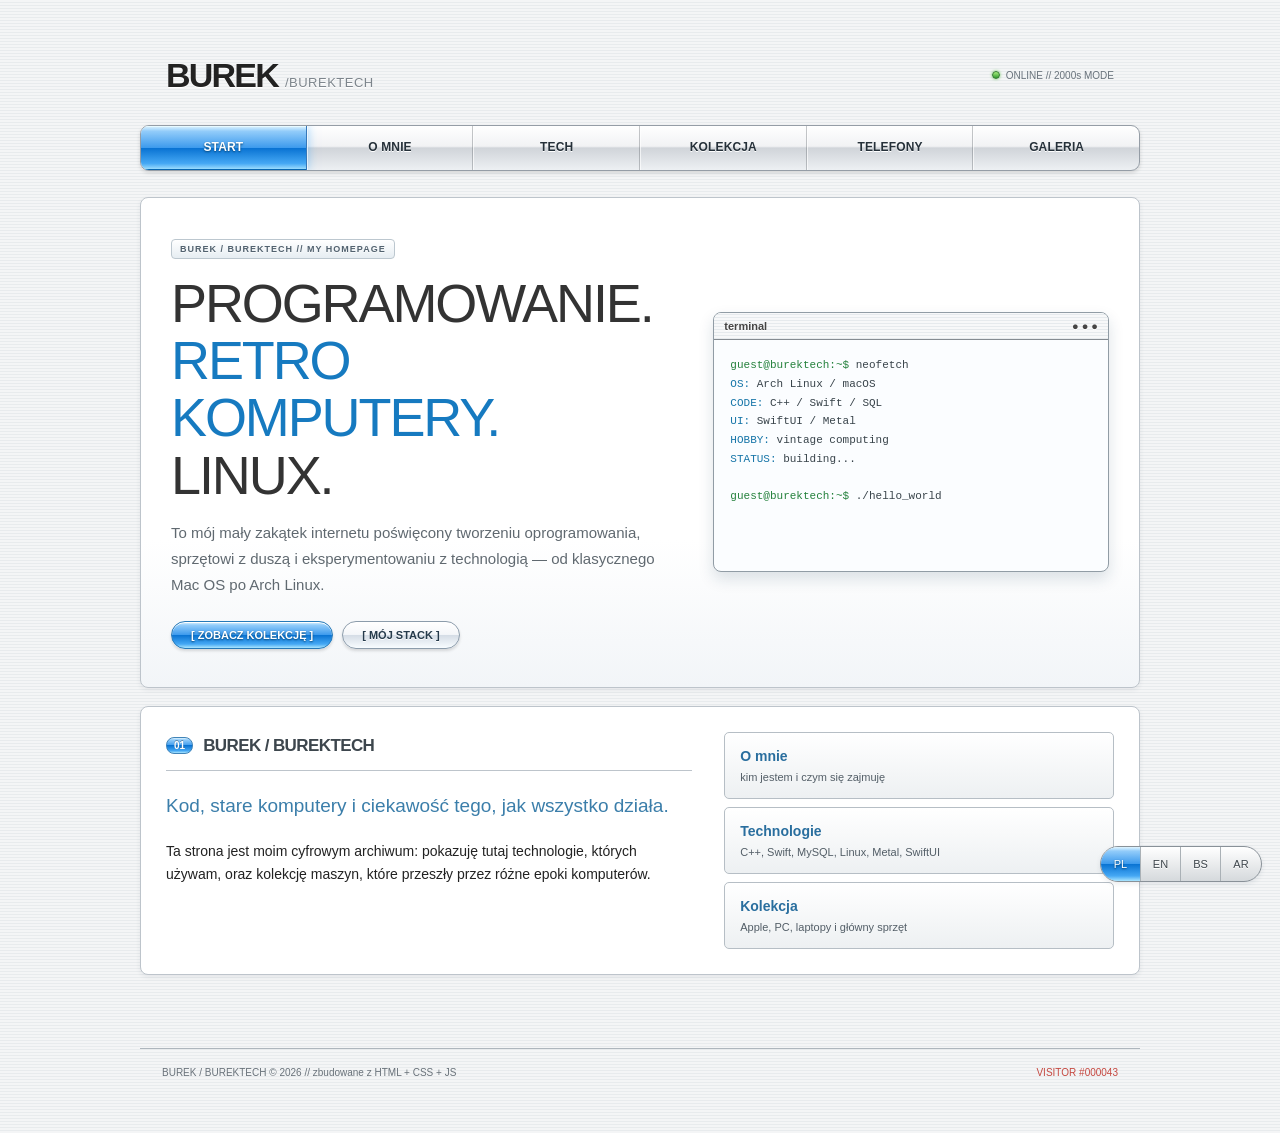
<file: index.html>
<!doctype html>
<html lang="pl">
<head>
<meta charset="utf-8">
<meta name="viewport" content="width=device-width, initial-scale=1">
<meta name="description" content="Burek / Burektech — programowanie, retro computing, Linux i kolekcja komputerów.">
<title>Burek / Burektech — start</title>
<link rel="stylesheet" href="style.css">
</head>
<body>

<header class="topbar">
  <a class="brand" href="index.html"><strong>BUREK</strong><span>/BUREKTECH</span></a>
  <div class="status"><span class="led"></span><span data-i18n="online">ONLINE</span> // 2000s MODE</div>
</header>
<nav class="nav" aria-label="Główna nawigacja">
  <a href="index.html" aria-current="page" data-i18n="nav_home">START</a>
  <a href="about.html" data-i18n="nav_about">O MNIE</a>
  <a href="tech.html" data-i18n="nav_skills">TECH</a>
  <a href="collection.html" data-i18n="nav_collection">KOLEKCJA</a>
  <a href="phones.html" data-i18n="nav_phones">TELEFONY</a>
  <a href="gallery.html" data-i18n="nav_gallery">GALERIA</a>
 
</nav>

<main class="page-wrap">

<section class="hero panel">
  <div class="hero-copy">
    <div class="eyebrow">BUREK / BUREKTECH // MY HOMEPAGE</div>
    <h1><span data-i18n="hero_title_1">PROGRAMOWANIE.</span><br><em data-i18n="hero_title_2">RETRO KOMPUTERY.</em><br><span data-i18n="hero_title_3">LINUX.</span></h1>
    <p data-i18n="hero_text">To mój mały zakątek internetu poświęcony tworzeniu oprogramowania, sprzętowi z duszą i eksperymentowaniu z technologią — od klasycznego Mac OS po Arch Linux.</p>
    <div class="hero-actions">
      <a class="btn primary" href="collection.html" data-i18n="see_collection">[ ZOBACZ KOLEKCJĘ ]</a>
      <a class="btn" href="tech.html" data-i18n="see_stack">[ MÓJ STACK ]</a>
    </div>
  </div>
  <div class="terminal">
    <div class="terminal-head"><span>terminal</span><span>● ● ●</span></div>
    <pre><span class="prompt">guest@burektech:~$</span> neofetch
<span class="cyan">OS:</span> Arch Linux / macOS
<span class="cyan">CODE:</span> C++ / Swift / SQL
<span class="cyan">UI:</span> SwiftUI / Metal
<span class="cyan">HOBBY:</span> vintage computing
<span class="cyan">STATUS:</span> <span class="blink">building...</span>

<span class="prompt">guest@burektech:~$</span> ./hello_world</pre>
  </div>
</section>

<section class="panel welcome-grid">
  <div>
    <div class="section-title"><span>01</span><h2 data-i18n="home_intro_title">BUREK / BUREKTECH</h2></div>
    <p class="lead" data-i18n="home_intro_lead">Kod, stare komputery i ciekawość tego, jak wszystko działa.</p>
    <p data-i18n="home_intro">Ta strona jest moim cyfrowym archiwum: pokazuję tutaj projekty i technologie, których używam, oraz kolekcję maszyn, które przeszły przez różne epoki komputerów.</p>
  </div>
  <aside class="quick-links">
    <a href="about.html"><b data-i18n="quick_about">O mnie</b><span data-i18n="quick_about_desc">kim jestem i czym się zajmuję</span></a>
    <a href="tech.html"><b data-i18n="quick_tech">Technologie</b><span data-i18n="quick_tech_desc">C++, Swift, MySQL, Linux, Metal, SwiftUI</span></a>
    <a href="collection.html"><b data-i18n="quick_collection">Kolekcja</b><span data-i18n="quick_collection_desc">Apple, PC, laptopy i główny sprzęt</span></a>
  </aside>
</section>

</main>

<footer>
  <div>BUREK / BUREKTECH © <span id="year"></span> // <span data-i18n="footer">zbudowane z HTML + CSS + JS</span></div>
  <div class="visitor">VISITOR #<span id="visitorCount">000042</span></div>
</footer>
<div class="lang-switcher" aria-label="Language selector">
  <button data-lang="pl" class="lang active">PL</button>
  <button data-lang="en" class="lang" lang="en" aria-label="English">EN</button>
  <button data-lang="bs" class="lang">BS</button>
  <button data-lang="ar" class="lang">AR</button>
</div>

<script src="script.js"></script>
</body>
</html>
</file>
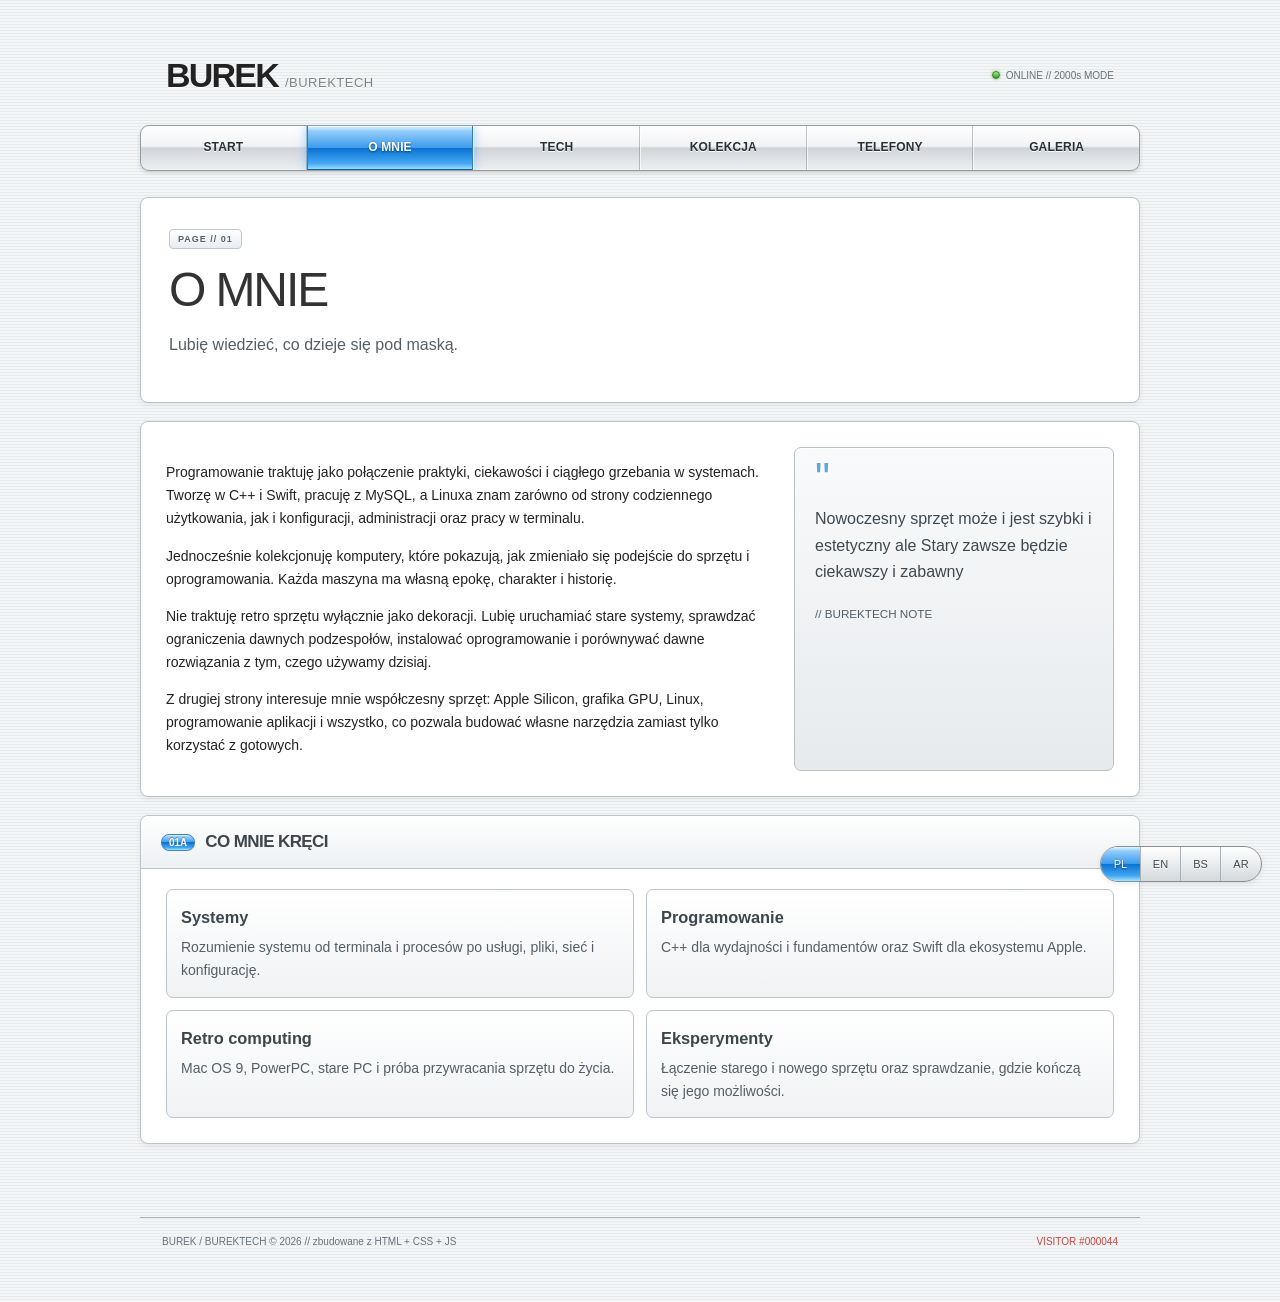
<file: about.html>
<!doctype html>
<html lang="pl">
<head>
<meta charset="utf-8">
<meta name="viewport" content="width=device-width, initial-scale=1">
<meta name="description" content="Burek / Burektech — programowanie, retro computing, Linux i kolekcja komputerów.">
<title>Burek / Burektech — o mnie</title>
<link rel="stylesheet" href="style.css">
</head>
<body>

<header class="topbar">
  <a class="brand" href="index.html"><strong>BUREK</strong><span>/BUREKTECH</span></a>
  <div class="status"><span class="led"></span><span data-i18n="online">ONLINE</span> // 2000s MODE</div>
</header>
<nav class="nav" aria-label="Główna nawigacja">
  <a href="index.html" data-i18n="nav_home">START</a>
  <a href="about.html" aria-current="page" data-i18n="nav_about">O MNIE</a>
  <a href="tech.html" data-i18n="nav_skills">TECH</a>
  <a href="collection.html" data-i18n="nav_collection">KOLEKCJA</a>
  <a href="phones.html" data-i18n="nav_phones">TELEFONY</a>
  <a href="gallery.html" data-i18n="nav_gallery">GALERIA</a>

</nav>

<main class="page-wrap">

<section class="page-heading panel">
  <div class="eyebrow">PAGE // 01</div>
  <h1 data-i18n="about_title">O MNIE</h1>
  <p data-i18n="about_lead">Lubię wiedzieć, co dzieje się pod maską.</p>
</section>
<section class="panel two-col">
  <div>
    <p data-i18n="about_text">Programowanie traktuję jako połączenie praktyki, ciekawości i ciągłego grzebania w systemach. Tworzę w C++ i Swift, pracuję z MySQL, a Linuxa znam zarówno od strony codziennego użytkowania, jak i konfiguracji, administracji oraz pracy w terminalu.</p>
    <p data-i18n="about_text2">Jednocześnie kolekcjonuję komputery, które pokazują, jak zmieniało się podejście do sprzętu i oprogramowania. Każda maszyna ma własną epokę, charakter i historię.</p>
    <p data-i18n="about_text3">Nie traktuję retro sprzętu wyłącznie jako dekoracji. Lubię uruchamiać stare systemy, sprawdzać ograniczenia dawnych podzespołów, instalować oprogramowanie i porównywać dawne rozwiązania z tym, czego używamy dzisiaj.</p>
    <p data-i18n="about_text4">Z drugiej strony interesuje mnie współczesny sprzęt: Apple Silicon, grafika GPU, Linux, programowanie aplikacji i wszystko, co pozwala budować własne narzędzia zamiast tylko korzystać z gotowych.</p>
  </div>
  <aside class="quote">
    <div class="quote-mark">"</div>
    <p data-i18n="quote">Nowoczesny sprzęt może i jest szybki i estetyczny ale Stary zawsze będzie ciekawszy i zabawny</p>
    <small>// BUREKTECH NOTE</small>
  </aside>
</section>
<section class="panel">
  <div class="section-title"><span>01A</span><h2 data-i18n="about_focus_title">CO MNIE KRĘCI</h2></div>
  <div class="feature-grid">
    <article><h3 data-i18n="focus1_title">Systemy</h3><p data-i18n="focus1">Rozumienie systemu od terminala i procesów po usługi, pliki, sieć i konfigurację.</p></article>
    <article><h3 data-i18n="focus2_title">Programowanie</h3><p data-i18n="focus2">C++ dla wydajności i fundamentów oraz Swift dla ekosystemu Apple.</p></article>
    <article><h3 data-i18n="focus3_title">Retro computing</h3><p data-i18n="focus3">Mac OS 9, PowerPC, stare PC i próba przywracania sprzętu do życia.</p></article>
    <article><h3 data-i18n="focus4_title">Eksperymenty</h3><p data-i18n="focus4">Łączenie starego i nowego sprzętu oraz sprawdzanie, gdzie kończą się jego możliwości.</p></article>
  </div>
</section>

</main>

<footer>
  <div>BUREK / BUREKTECH © <span id="year"></span> // <span data-i18n="footer">zbudowane z HTML + CSS + JS</span></div>
  <div class="visitor">VISITOR #<span id="visitorCount">000042</span></div>
</footer>
<div class="lang-switcher" aria-label="Language selector">
  <button data-lang="pl" class="lang active">PL</button>
  <button data-lang="en" class="lang" lang="en" aria-label="English">EN</button>
  <button data-lang="bs" class="lang">BS</button>
  <button data-lang="ar" class="lang">AR</button>
</div>

<script src="script.js"></script>
</body>
</html>
</file>
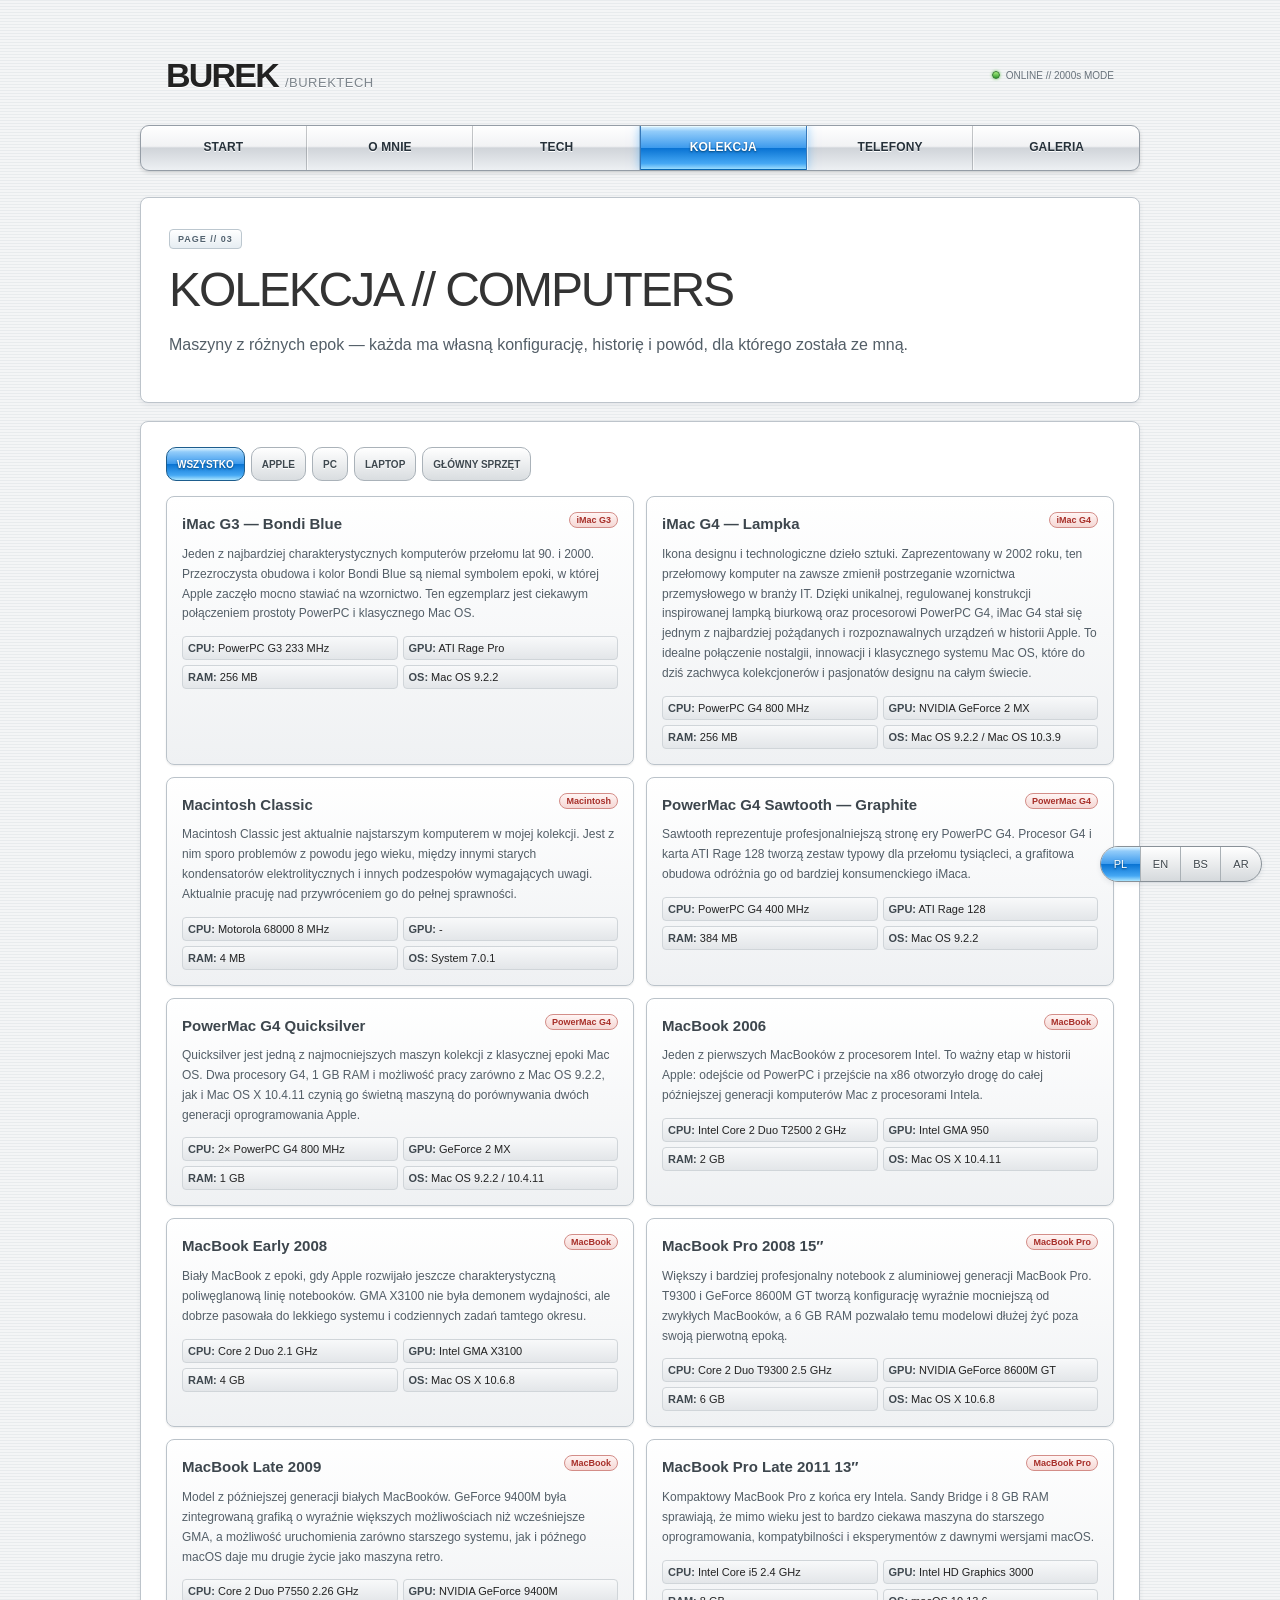
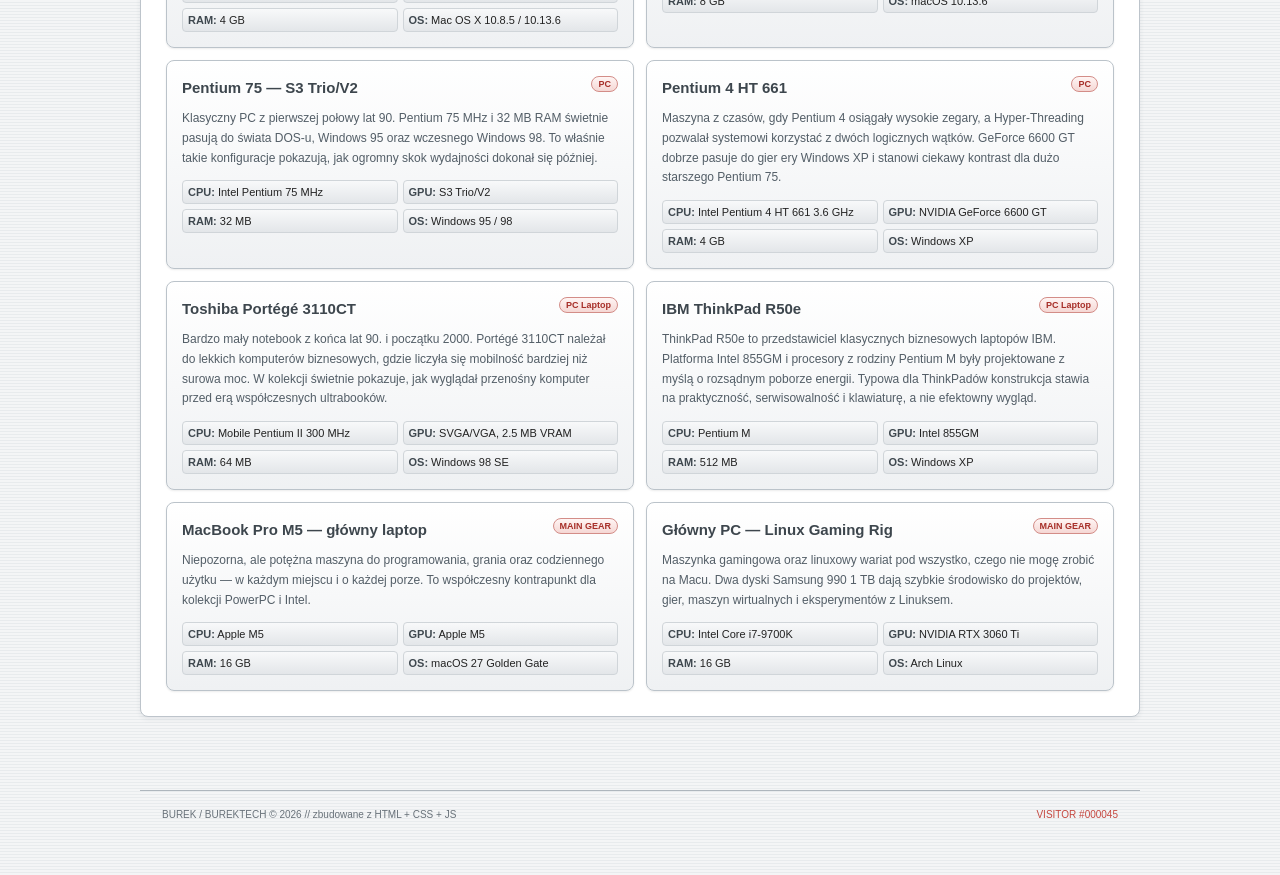
<file: collection.html>
<!doctype html>
<html lang="pl">
<head>
<meta charset="utf-8">
<meta name="viewport" content="width=device-width, initial-scale=1">
<meta name="description" content="Burek / Burektech — programowanie, retro computing, Linux i kolekcja komputerów.">
<title>Burek / Burektech — kolekcja</title>
<link rel="stylesheet" href="style.css">
</head>
<body>

<header class="topbar">
  <a class="brand" href="index.html"><strong>BUREK</strong><span>/BUREKTECH</span></a>
  <div class="status"><span class="led"></span><span data-i18n="online">ONLINE</span> // 2000s MODE</div>
</header>
<nav class="nav" aria-label="Główna nawigacja">
  <a href="index.html" data-i18n="nav_home">START</a>
  <a href="about.html" data-i18n="nav_about">O MNIE</a>
  <a href="tech.html" data-i18n="nav_skills">TECH</a>
  <a href="collection.html" aria-current="page" data-i18n="nav_collection">KOLEKCJA</a>
  <a href="phones.html" data-i18n="nav_phones">TELEFONY</a>
  <a href="gallery.html" data-i18n="nav_gallery">GALERIA</a>
 
</nav>

<main class="page-wrap">

<section class="page-heading panel">
  <div class="eyebrow">PAGE // 03</div>
  <h1 data-i18n="collection_title">KOLEKCJA // COMPUTERS</h1>
  <p data-i18n="collection_intro">Maszyny z różnych epok — każda ma własną konfigurację, historię i powód, dla którego została ze mną.</p>
</section>
<section class="panel">
  <div class="filters">
    <button class="filter active" data-filter="all" data-i18n="all">WSZYSTKO</button>
    <button class="filter" data-filter="apple">APPLE</button>
    <button class="filter" data-filter="pc">PC</button>
    <button class="filter" data-filter="laptop">LAPTOP</button>
    <button class="filter" data-filter="main" data-i18n="main_gear">GŁÓWNY SPRZĘT</button>
  </div>
  <div class="collection-grid" id="collectionGrid"></div>
</section>

</main>

<footer>
  <div>BUREK / BUREKTECH © <span id="year"></span> // <span data-i18n="footer">zbudowane z HTML + CSS + JS</span></div>
  <div class="visitor">VISITOR #<span id="visitorCount">000042</span></div>
</footer>
<div class="lang-switcher" aria-label="Language selector">
  <button data-lang="pl" class="lang active">PL</button>
  <button data-lang="en" class="lang" lang="en" aria-label="English">EN</button>
  <button data-lang="bs" class="lang">BS</button>
  <button data-lang="ar" class="lang">AR</button>
</div>

<script src="script.js"></script>
</body>
</html>
</file>
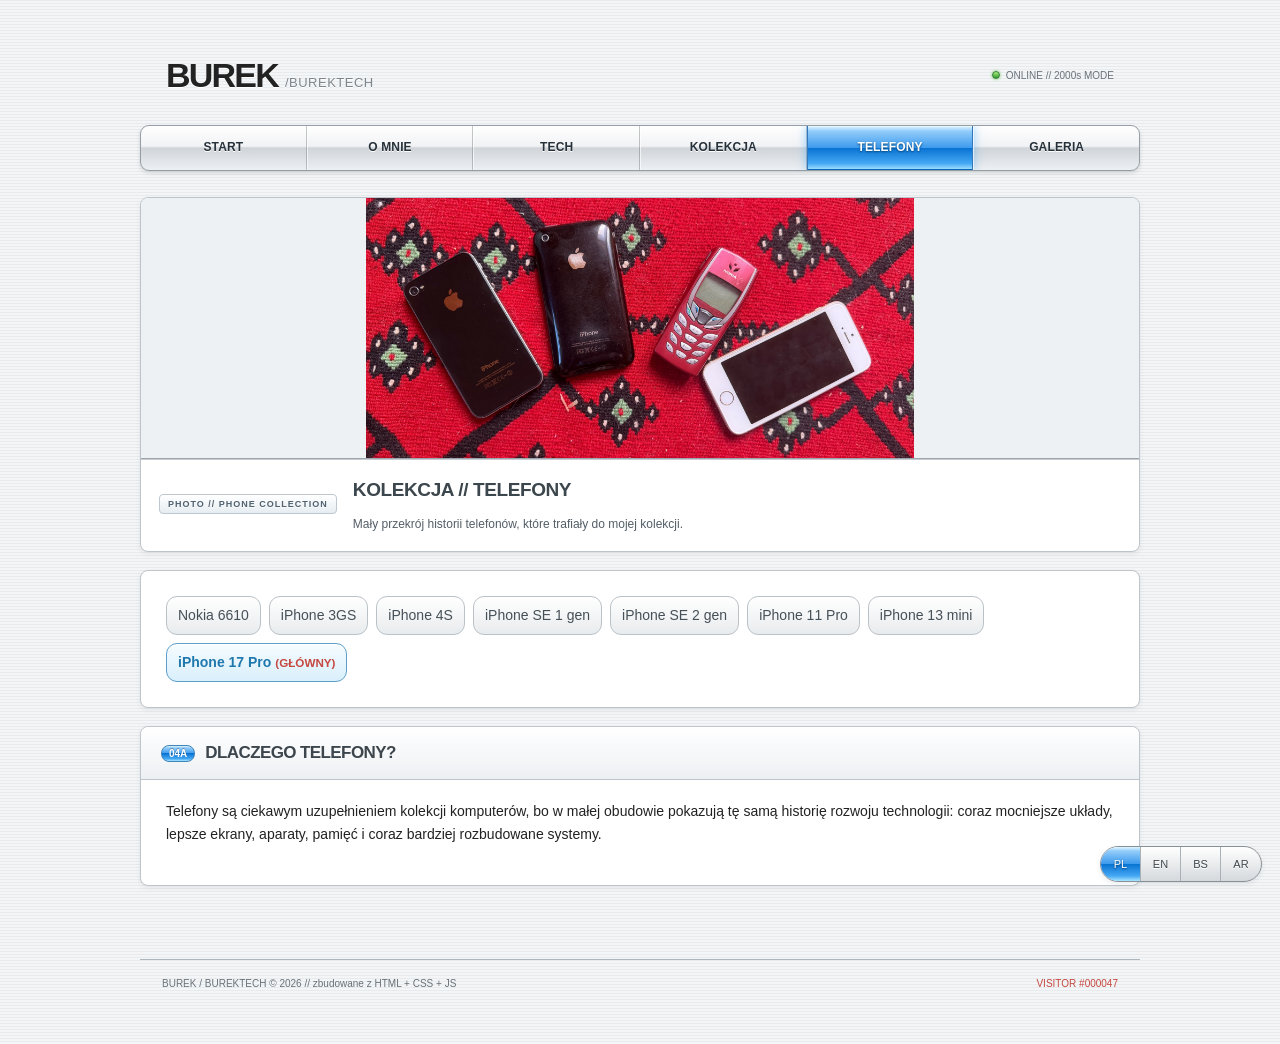
<file: phones.html>
<!doctype html>
<html lang="pl">
<head>
<meta charset="utf-8">
<meta name="viewport" content="width=device-width, initial-scale=1">
<meta name="description" content="Burek / Burektech — programowanie, retro computing, Linux i kolekcja komputerów.">
<title>Burek / Burektech — telefony</title>
<link rel="stylesheet" href="style.css">
</head>
<body>

<header class="topbar">
  <a class="brand" href="index.html"><strong>BUREK</strong><span>/BUREKTECH</span></a>
  <div class="status"><span class="led"></span><span data-i18n="online">ONLINE</span> // 2000s MODE</div>
</header>
<nav class="nav" aria-label="Główna nawigacja">
  <a href="index.html" data-i18n="nav_home">START</a>
  <a href="about.html" data-i18n="nav_about">O MNIE</a>
  <a href="tech.html" data-i18n="nav_skills">TECH</a>
  <a href="collection.html" data-i18n="nav_collection">KOLEKCJA</a>
  <a href="phones.html" aria-current="page" data-i18n="nav_phones">TELEFONY</a>
  <a href="gallery.html" data-i18n="nav_gallery">GALERIA</a>

</nav>

<main class="page-wrap">

<section class="phone-header panel">
  <div class="phone-header-image">
    <img src="assets/phones-header.jpg"
         data-i18n-alt="photo_phones" alt="Kolekcja telefonów: Nokia 6610 oraz iPhone'y kilku generacji"
         style="display:block; width:auto; max-width:min(720px, 100%); max-height:260px; height:auto; margin:0 auto;"
         loading="eager">
  </div>
  <div class="phone-header-caption">
    <span class="eyebrow">PHOTO // PHONE COLLECTION</span>
    <strong data-i18n="phones_title">TELEFONY // KOLEKCJA</strong>
    <span data-i18n="phones_intro">Mały przekrój historii telefonów, które trafiały w moje ręce.</span>
  </div>
</section>


<section class="panel">
  <div class="phone-list">
    <div class="phone-chip">Nokia 6610</div>
    <div class="phone-chip">iPhone 3GS</div>
    <div class="phone-chip">iPhone 4S</div>
    <div class="phone-chip">iPhone SE 1 gen</div>
    <div class="phone-chip">iPhone SE 2 gen</div>
    <div class="phone-chip">iPhone 11 Pro</div>
    <div class="phone-chip">iPhone 13 mini</div>
    <div class="phone-chip main-phone">iPhone 17 Pro <small data-i18n="main_phone">(GŁÓWNY)</small></div>
  </div>
</section>
<section class="panel">
  <div class="section-title"><span>04A</span><h2 data-i18n="phones_story_title">DLACZEGO TELEFONY?</h2></div>
  <p data-i18n="phones_story">Telefony są ciekawym uzupełnieniem kolekcji komputerów, bo w małej obudowie pokazują tę samą historię rozwoju technologii: coraz mocniejsze układy, lepsze ekrany, aparaty, pamięć i coraz bardziej rozbudowane systemy.</p>
</section>

</main>

<footer>
  <div>BUREK / BUREKTECH © <span id="year"></span> // <span data-i18n="footer">zbudowane z HTML + CSS + JS</span></div>
  <div class="visitor">VISITOR #<span id="visitorCount">000042</span></div>
</footer>
<div class="lang-switcher" aria-label="Language selector">
  <button data-lang="pl" class="lang active">PL</button>
  <button data-lang="en" class="lang" lang="en" aria-label="English">EN</button>
  <button data-lang="bs" class="lang">BS</button>
  <button data-lang="ar" class="lang">AR</button>
</div>

<script src="script.js"></script>
</body>
</html>
</file>
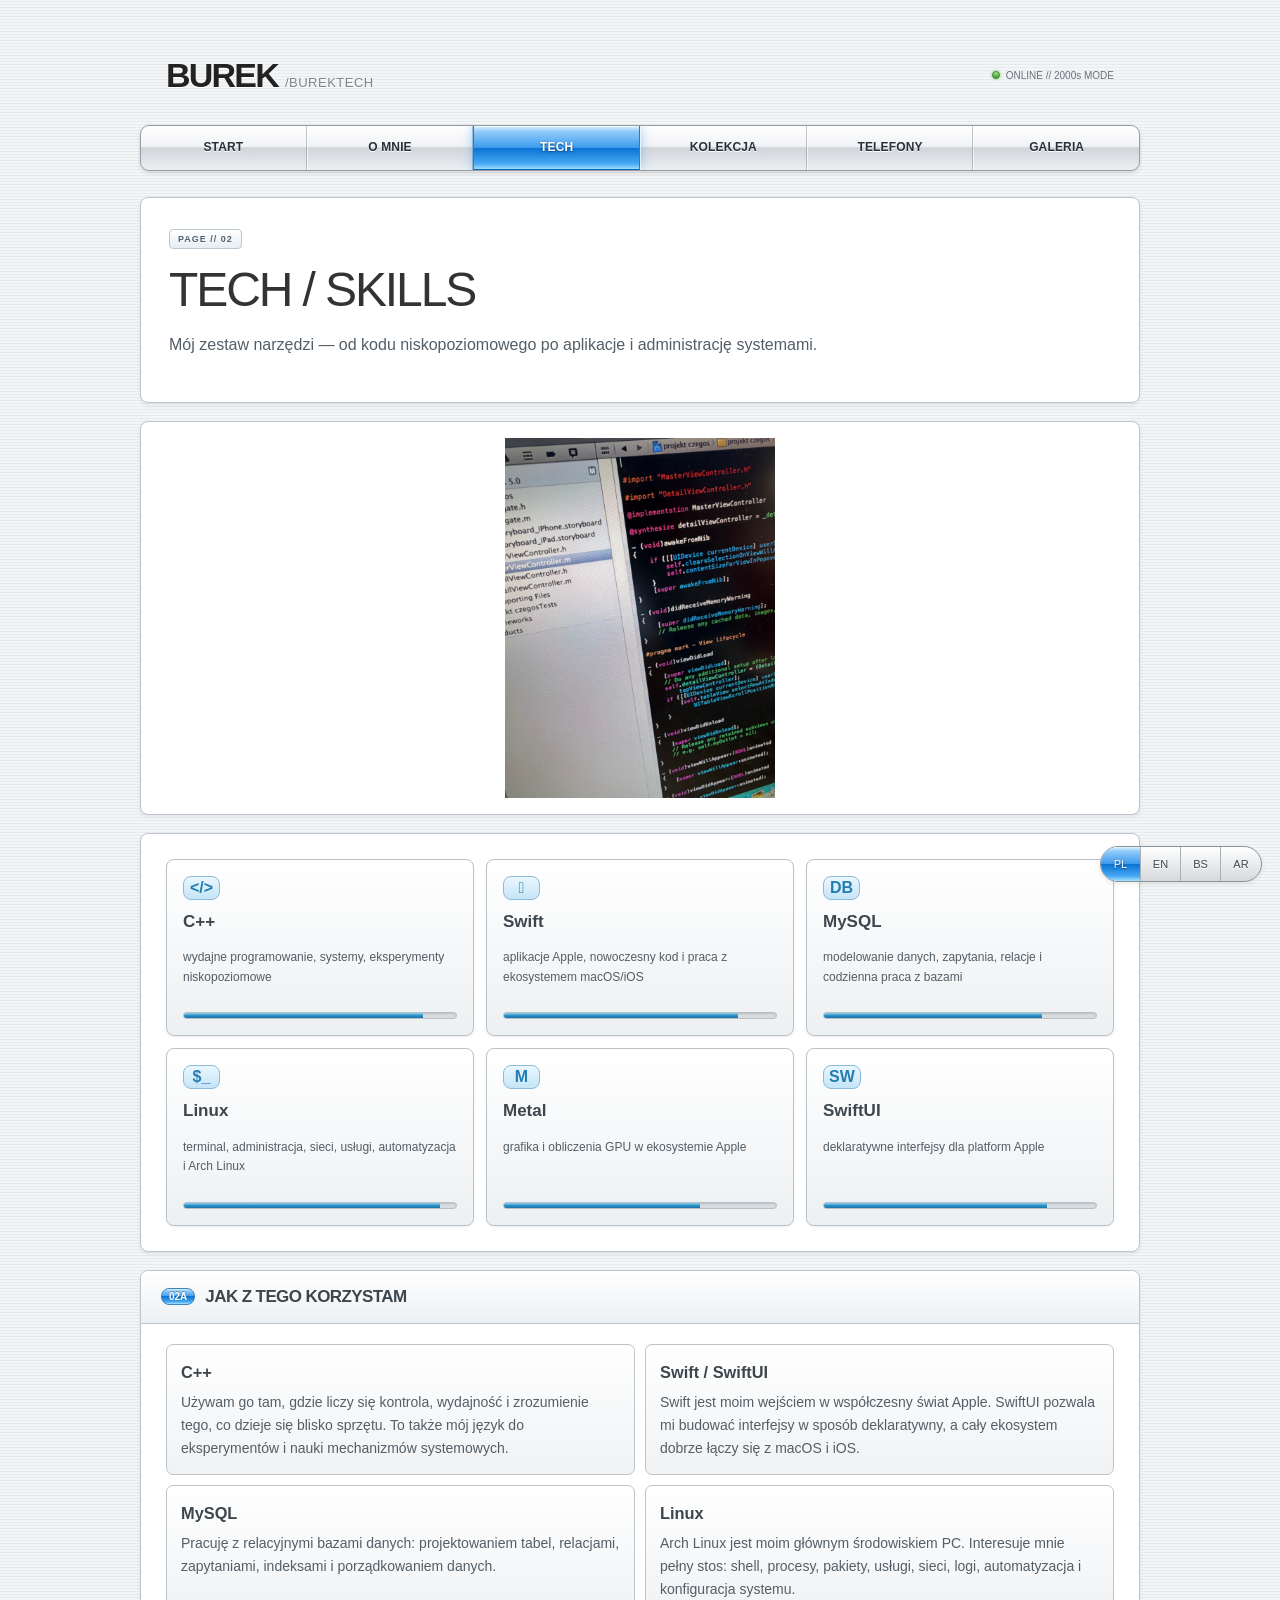
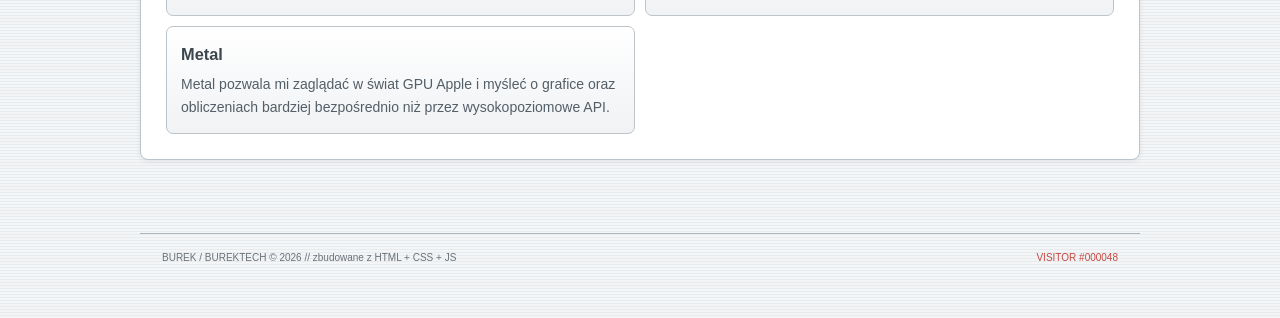
<file: tech.html>
<!doctype html>
<html lang="pl">
<head>
<meta charset="utf-8">
<meta name="viewport" content="width=device-width, initial-scale=1">
<meta name="description" content="Burek / Burektech — programowanie, retro computing, Linux i kolekcja komputerów.">
<title>Burek / Burektech — technologie</title>
<link rel="stylesheet" href="style.css">
</head>
<body>

<header class="topbar">
  <a class="brand" href="index.html"><strong>BUREK</strong><span>/BUREKTECH</span></a>
  <div class="status"><span class="led"></span><span data-i18n="online">ONLINE</span> // 2000s MODE</div>
</header>
<nav class="nav" aria-label="Główna nawigacja">
  <a href="index.html" data-i18n="nav_home">START</a>
  <a href="about.html" data-i18n="nav_about">O MNIE</a>
  <a href="tech.html" aria-current="page" data-i18n="nav_skills">TECH</a>
  <a href="collection.html" data-i18n="nav_collection">KOLEKCJA</a>
  <a href="phones.html" data-i18n="nav_phones">TELEFONY</a>
  <a href="gallery.html" data-i18n="nav_gallery">GALERIA</a>
 
</nav>

<main class="page-wrap">

<section class="page-heading panel">
  <div class="eyebrow">PAGE // 02</div>
  <h1 data-i18n="skills_title">TECH / SKILLS</h1>
  <p data-i18n="tech_intro">Mój zestaw narzędzi — od kodu niskopoziomowego po aplikacje i administrację systemami.</p>
</section>
<section class="panel" style="padding:16px; text-align:center;">
  <img src="assets/skills-code.jpg"
       data-i18n-alt="photo_code" alt="Kod w Xcode — projektowanie aplikacji Apple"
       style="display:block; width:auto; max-width:min(720px, 100%); max-height:360px; height:auto; margin:0 auto; object-fit:contain;">
</section>
<section class="panel">
  <div class="skill-grid">
    <article class="skill-card"><div class="skill-icon">&lt;/&gt;</div><h3>C++</h3><p data-i18n="cpp">wydajne programowanie, systemy, eksperymenty niskopoziomowe</p><div class="meter"><i style="width:88%"></i></div></article>
    <article class="skill-card"><div class="skill-icon"></div><h3>Swift</h3><p data-i18n="swift">aplikacje Apple, nowoczesny kod i praca z ekosystemem macOS/iOS</p><div class="meter"><i style="width:86%"></i></div></article>
    <article class="skill-card"><div class="skill-icon">DB</div><h3>MySQL</h3><p data-i18n="mysql">modelowanie danych, zapytania, relacje i codzienna praca z bazami</p><div class="meter"><i style="width:80%"></i></div></article>
    <article class="skill-card"><div class="skill-icon">$_</div><h3>Linux</h3><p data-i18n="linux">terminal, administracja, sieci, usługi, automatyzacja i Arch Linux</p><div class="meter"><i style="width:94%"></i></div></article>
    <article class="skill-card"><div class="skill-icon">M</div><h3>Metal</h3><p data-i18n="metal">grafika i obliczenia GPU w ekosystemie Apple</p><div class="meter"><i style="width:72%"></i></div></article>
    <article class="skill-card"><div class="skill-icon">SW</div><h3>SwiftUI</h3><p data-i18n="swiftui">deklaratywne interfejsy dla platform Apple</p><div class="meter"><i style="width:82%"></i></div></article>
  </div>
</section>
<section class="panel tech-details">
  <div class="section-title"><span>02A</span><h2 data-i18n="tech_detail_title">JAK Z TEGO KORZYSTAM</h2></div>
  <div class="detail-list">
    <article><h3>C++</h3><p data-i18n="tech_cpp_detail">Używam go tam, gdzie liczy się kontrola, wydajność i zrozumienie tego, co dzieje się blisko sprzętu. To także mój język do eksperymentów i nauki mechanizmów systemowych.</p></article>
    <article><h3>Swift / SwiftUI</h3><p data-i18n="tech_swift_detail">Swift jest moim wejściem w współczesny świat Apple. SwiftUI pozwala mi budować interfejsy w sposób deklaratywny, a cały ekosystem dobrze łączy się z macOS i iOS.</p></article>
    <article><h3>MySQL</h3><p data-i18n="tech_mysql_detail">Pracuję z relacyjnymi bazami danych: projektowaniem tabel, relacjami, zapytaniami, indeksami i porządkowaniem danych.</p></article>
    <article><h3>Linux</h3><p data-i18n="tech_linux_detail">Arch Linux jest moim głównym środowiskiem PC. Interesuje mnie pełny stos: shell, procesy, pakiety, usługi, sieci, logi, automatyzacja i konfiguracja systemu.</p></article>
    <article><h3>Metal</h3><p data-i18n="tech_metal_detail">Metal pozwala mi zaglądać w świat GPU Apple i myśleć o grafice oraz obliczeniach bardziej bezpośrednio niż przez wysokopoziomowe API.</p></article>
  </div>
</section>

</main>

<footer>
  <div>BUREK / BUREKTECH © <span id="year"></span> // <span data-i18n="footer">zbudowane z HTML + CSS + JS</span></div>
  <div class="visitor">VISITOR #<span id="visitorCount">000042</span></div>
</footer>
<div class="lang-switcher" aria-label="Language selector">
  <button data-lang="pl" class="lang active">PL</button>
  <button data-lang="en" class="lang" lang="en" aria-label="English">EN</button>
  <button data-lang="bs" class="lang">BS</button>
  <button data-lang="ar" class="lang">AR</button>
</div>

<script src="script.js"></script>
</body>
</html>
</file>
<file: style.css>
/* Apple-inspired Aqua interface, circa 2001 — CSS only */
:root{
  --page:#d8dde2; --paper:#ffffff; --paper2:#f3f5f7; --ink:#222; --muted:#69727a;
  --line:#b7bec5; --navy:#1e5f9d; --teal:#1d86c8; --teal2:#dceefa; --red:#cf3e35;
  --yellow:#ffd75c; --white:#fff; --shadow:0 2px 7px rgba(0,0,0,.24);
}
*{box-sizing:border-box}
html{scroll-behavior:smooth}
body{
  margin:0;color:var(--ink);
  background:
    linear-gradient(90deg,rgba(255,255,255,.22),rgba(0,0,0,.03) 50%,rgba(255,255,255,.18)),
    repeating-linear-gradient(0deg,#d9dee3 0,#d9dee3 1px,#e8ebee 1px,#e8ebee 3px);
  font:15px/1.65 "Lucida Grande","Lucida Sans Unicode",Arial,sans-serif;
}
.topbar{
  max-width:1180px;margin:0 auto;padding:18px 22px 14px;display:flex;align-items:center;
  justify-content:space-between;gap:20px;border:1px solid #aeb4ba;border-top:0;
  border-radius:0 0 10px 10px;background:linear-gradient(#fff,#e5e8eb 52%,#c7ccd1);
  box-shadow:var(--shadow);
}
.brand{font-family:Arial,"Helvetica Neue",sans-serif;font-size:31px;letter-spacing:-1.5px;color:#222;text-decoration:none;text-shadow:0 1px #fff}
.brand strong{font-weight:700}.brand span{color:#7d858c;font-size:14px;letter-spacing:0;margin-left:7px;font-weight:normal}
.status{color:#69737c;font:10px "Lucida Grande",Arial,sans-serif;text-transform:none}.led{width:8px;height:8px;border-radius:50%;background:linear-gradient(#a9f080,#329a2e);border:1px solid #317b2e;margin-right:6px;box-shadow:0 0 3px #6cc35e}
.nav{
  position:sticky;top:0;z-index:15;display:flex;justify-content:center;flex-wrap:wrap;gap:0;
  max-width:1180px;margin:0 auto;padding:0;overflow:hidden;border:1px solid #777f87;
  border-radius:7px;background:linear-gradient(#f9fafb 0,#d6d9dd 46%,#adb3b9 50%,#e5e7e9 100%);
  box-shadow:0 1px 4px rgba(0,0,0,.28),inset 0 1px rgba(255,255,255,.8);
}
.nav a{
  color:#26313a;text-decoration:none;padding:8px 13px;border-right:1px solid rgba(90,96,102,.35);
  border-left:1px solid rgba(255,255,255,.65);font-size:12px;font-weight:bold;text-shadow:0 1px #fff;
}
.nav a:first-child{border-left:0}.nav a:last-child{border-right:0}
.nav a:hover{background:linear-gradient(#8fc4ee,#287bb8 50%,#19669f);color:#fff;text-shadow:0 -1px rgba(0,0,0,.35)}
.page-wrap{max-width:1180px;margin:auto;padding:20px 15px 55px}
.panel{
  margin:18px 0;padding:25px;background:linear-gradient(135deg,#fff,#f8f9fa 72%,#e9edf0);
  border:1px solid #aeb6be;border-radius:9px;box-shadow:var(--shadow);position:relative;
}
.panel:after{display:none}
.hero{display:grid;grid-template-columns:1.3fr .7fr;gap:28px;align-items:center}
.eyebrow{
  display:inline-block;padding:3px 8px;border-radius:9px;
  background:linear-gradient(#fff6b6,#ffd957 48%,#e7aa20 52%,#ffe88b);
  color:#584300;border:1px solid #c79625;box-shadow:inset 0 1px rgba(255,255,255,.9);
  font:bold 10px "Lucida Grande",Arial,sans-serif;text-shadow:0 1px rgba(255,255,255,.6)
}
h1{font-family:Arial,"Helvetica Neue",sans-serif;color:#333;font-size:clamp(39px,6.5vw,72px);line-height:1;margin:16px 0;letter-spacing:-3px;text-shadow:0 1px #fff}
h1 em{font-style:normal;color:#2584c4}.hero p{max-width:680px;color:#606970;font-size:16px}
.hero-actions{display:flex;gap:9px;flex-wrap:wrap;margin-top:22px}
.btn{
  display:inline-block;text-decoration:none;color:#fff;
  background:linear-gradient(#75b8e8 0,#3c92d0 48%,#1e6ea9 52%,#5aa5dc);
  border:1px solid #175c91;border-radius:12px;padding:8px 12px;
  font:11px "Lucida Grande",Arial,sans-serif;font-weight:bold;text-shadow:0 -1px rgba(0,0,0,.35);
  box-shadow:inset 0 1px rgba(255,255,255,.55),0 1px 2px rgba(0,0,0,.22)
}
.btn:hover{background:linear-gradient(#9cd0f2,#4d9ed7 48%,#2874ad 52%,#67afe2)}
.btn.primary{background:linear-gradient(#f08076,#db5148 48%,#b62d29 52%,#dc655d);border-color:#92221f}
.terminal{
  overflow:hidden;border:1px solid #737b82;border-radius:8px;
  background:linear-gradient(#f6f7f8,#e5e8ea 7%,#fff 8%);color:#28343b;
  box-shadow:0 2px 7px rgba(0,0,0,.25);min-height:280px
}
.terminal-head{
  display:flex;justify-content:space-between;padding:6px 10px;background:linear-gradient(#fafafa,#c7cbd0 47%,#a5abb1 50%,#dfe2e5);
  color:#444;border-bottom:1px solid #858b91;font:10px "Lucida Grande",Arial,sans-serif;font-weight:bold;text-shadow:0 1px #fff
}
.terminal pre{white-space:pre-wrap;padding:16px;margin:0;color:#38434a;font:12px/1.7 Monaco,"Courier New",monospace}
.prompt{color:#24813c}.cyan{color:#1675a8}.blink{animation:blink 1s steps(2,end) infinite}@keyframes blink{50%{opacity:0}}
.section-title{display:flex;align-items:center;gap:10px;margin-bottom:20px;border-bottom:1px solid #c5cbd0;padding-bottom:7px}
.section-title span{
  color:#fff;background:linear-gradient(#8cc4ed,#347fb7 50%,#236596);border:1px solid #1d5a89;border-radius:8px;
  padding:2px 7px;font:bold 10px "Lucida Grande",Arial,sans-serif;text-shadow:0 -1px rgba(0,0,0,.3)
}
.section-title h2{margin:0;color:#3d464d;font-family:Arial,sans-serif;font-size:21px;letter-spacing:-.6px}
.two-col{display:grid;grid-template-columns:1.5fr .8fr;gap:28px}.lead{font-size:19px;color:#3b7eaa;font-weight:normal}
.quote{
  border:1px solid #b8c0c7;border-left:1px solid #b8c0c7;border-radius:7px;padding:17px 20px;
  background:linear-gradient(#f9fafb,#e7eaed);box-shadow:inset 0 1px #fff
}
.quote-mark{font-size:42px;color:#65a6d2;line-height:.6}.quote p{font-size:16px;color:#3f484f}.quote small{color:var(--muted)}
.page-heading{padding-bottom:15px}.page-heading h1{margin-bottom:8px}.page-heading p{max-width:800px;color:var(--muted);font-size:16px}
.quick-links{display:grid;gap:8px}
.quick-links a{
  display:block;padding:10px 13px;border:1px solid #b6bec5;border-radius:6px;
  background:linear-gradient(#fff,#edf0f2);text-decoration:none;color:#296e9e;box-shadow:inset 0 1px #fff
}
.quick-links a:hover{border-color:#5b9cc9;background:linear-gradient(#f7fcff,#dceef9)}
.quick-links b,.quick-links span{display:block}.quick-links span{font-size:11px;color:var(--muted)}
.feature-grid{display:grid;grid-template-columns:repeat(2,1fr);gap:12px}
.feature-grid article,.detail-list article{
  border:1px solid #bdc4ca;border-radius:7px;padding:14px;background:linear-gradient(#fff,#f0f2f4);
  box-shadow:inset 0 1px #fff
}
.feature-grid h3,.detail-list h3{color:#3c464d;margin:0 0 5px}.feature-grid p,.detail-list p{color:var(--muted);margin:0}
.skill-grid{display:grid;grid-template-columns:repeat(3,1fr);gap:12px}
.skill-card{
  border:1px solid #bac2c9;border-radius:8px;padding:16px;background:linear-gradient(#fff,#edf0f2);
  box-shadow:inset 0 1px #fff,0 1px 2px rgba(0,0,0,.08)
}
.skill-card:hover{border-color:#68a6d0;transform:translateY(-1px)}
.skill-icon{
  display:inline-block;min-width:37px;text-align:center;padding:2px 5px;border-radius:8px;
  background:linear-gradient(#eaf7ff,#c5e5f7);border:1px solid #8bbbd8;color:#257caf;
  font:bold 16px "Lucida Grande",Arial,sans-serif
}
.skill-card h3{margin:8px 0 3px;color:#3d464d;font-size:17px}.skill-card p{color:var(--muted);min-height:52px;font-size:12px}
.meter{height:7px;border-radius:5px;background:#d8dde1;margin-top:12px;border:1px solid #b7bec4;overflow:hidden;box-shadow:inset 0 1px 2px rgba(0,0,0,.14)}
.meter i{display:block;height:100%;background:linear-gradient(#8ed2f1,#3191c6 50%,#1672aa)}
.detail-list{display:grid;grid-template-columns:1fr 1fr;gap:10px}
.filters{display:flex;flex-wrap:wrap;gap:6px;margin-bottom:15px}
.filter{
  font:10px "Lucida Grande",Arial,sans-serif;font-weight:bold;color:#3e484f;border:1px solid #aab2b9;border-radius:10px;
  background:linear-gradient(#fff,#d9dde0);padding:5px 10px;cursor:pointer;text-shadow:0 1px #fff
}
.filter.active,.filter:hover{color:#fff;background:linear-gradient(#87c6ec,#347fb7 50%,#23699d);border-color:#1d5d8d;text-shadow:0 -1px rgba(0,0,0,.3)}
.collection-grid{display:grid;grid-template-columns:repeat(2,1fr);gap:12px}
.machine{
  border:1px solid #bbc3ca;border-radius:8px;background:linear-gradient(#fff,#eff1f3);padding:15px;cursor:pointer;transition:.15s;
  box-shadow:inset 0 1px #fff,0 1px 2px rgba(0,0,0,.08)
}
.machine:hover{border-color:#5d9fca;box-shadow:0 2px 6px rgba(0,0,0,.18)}
.machine-top{display:flex;justify-content:space-between;gap:10px}.machine h3{margin:0;color:#3d464d;font-size:15px}
.tag{white-space:nowrap;height:max-content;font:9px "Lucida Grande",Arial,sans-serif;font-weight:bold;border:1px solid #d38d88;border-radius:8px;color:#a72f29;padding:2px 6px;background:linear-gradient(#fff5f4,#f5d7d4)}
.machine p{color:var(--muted);margin:8px 0 0;font-size:12px}
.specs{margin-top:12px;display:grid;grid-template-columns:1fr 1fr;gap:5px;font:11px "Lucida Grande",Arial,sans-serif}
.specs div{background:linear-gradient(#f8f9fa,#e3e6e9);padding:5px;border:1px solid #d0d5d9;border-radius:4px}.specs b{color:#3f484f}
.big-specs{display:grid;grid-template-columns:1fr 1fr;gap:8px}.big-specs div{border:1px solid #c0c7cd;border-radius:6px;padding:8px;color:var(--muted);background:linear-gradient(#fff,#eef1f3)}.big-specs b{color:#3e484f}
.phone-list{display:flex;flex-wrap:wrap;gap:8px}
.phone-chip{padding:7px 11px;border:1px solid #bac2c8;border-radius:11px;background:linear-gradient(#fff,#e8ebed);color:#465058;box-shadow:inset 0 1px #fff}
.main-phone{border-color:#5d9fc9;color:#1f78ad;font-weight:bold;background:linear-gradient(#f6fcff,#d9effb)}.phone-chip small{color:#c54840}
.gallery-grid{display:grid;grid-template-columns:repeat(3,1fr);gap:14px}
.gallery-grid figure{margin:0;border:1px solid #b5bdc4;border-radius:7px;background:linear-gradient(#fff,#e9ecee);padding:7px;box-shadow:0 2px 5px rgba(0,0,0,.16)}
.gallery-grid figure:first-child{grid-column:span 2}.gallery-link{display:block;position:relative;background:#30383d;line-height:0;overflow:hidden;border-radius:4px}.gallery-link img{display:block;width:100%;height:auto;max-height:none;object-fit:contain}
.gallery-link span{position:absolute;right:6px;bottom:6px;padding:3px 6px;border-radius:7px;background:linear-gradient(#77b8e5,#2878b1);border:1px solid #1d5e8e;color:#fff;font:9px "Lucida Grande",Arial,sans-serif}
.gallery-grid figcaption{padding:8px 4px 3px;color:var(--muted);font:10px "Lucida Grande",Arial,sans-serif}
.lightbox{position:fixed;inset:0;background:rgba(20,26,30,.88);z-index:50;display:none;align-items:center;justify-content:center;padding:40px 20px;flex-direction:column;gap:10px}.lightbox.open{display:flex}
.lightbox img{display:block;width:auto;height:auto;max-width:calc(100vw - 40px);max-height:calc(100vh - 100px);object-fit:contain;box-shadow:0 0 0 1px #fff,8px 8px 20px rgba(0,0,0,.5)}
.lightbox-close{position:fixed;right:16px;top:16px;background:linear-gradient(#f47b72,#bd3731);border:1px solid #fff;border-radius:12px;color:#fff;padding:6px 11px;font:bold 12px "Lucida Grande",Arial,sans-serif;cursor:pointer}.lightbox-caption{color:#fff;font:11px "Lucida Grande",Arial,sans-serif;text-align:center}
.sources{padding-left:22px}.sources li{margin:9px 0}.sources a{color:#287bad;font-weight:bold}.source-note{color:var(--muted);font-size:11px}
footer{
  max-width:960px;margin:auto;padding:18px 22px 55px;color:#69727a;display:flex;justify-content:space-between;
  border-top:1px solid #aeb6bd;font:10px "Lucida Grande",Arial,sans-serif
}.visitor{color:#c54840}
.lang-switcher{position:fixed;right:14px;bottom:14px;z-index:30;display:flex;border:1px solid #899198;border-radius:8px;overflow:hidden;background:linear-gradient(#fff,#d5d9dc);box-shadow:var(--shadow)}
.lang{border:0;border-right:1px solid #aab1b6;background:transparent;color:#3f474d;font:11px "Lucida Grande",Arial,sans-serif;padding:7px 9px;cursor:pointer;text-shadow:0 1px #fff}.lang:last-child{border:0}.lang.active,.lang:hover{background:linear-gradient(#8bc7eb,#347eb7 50%,#23689b);color:#fff;text-shadow:0 -1px rgba(0,0,0,.3)}
.modal{position:fixed;inset:0;display:flex;align-items:center;justify-content:center;background:rgba(30,36,40,.6);z-index:40;padding:18px}
.modal-box{max-width:760px;width:100%;border:1px solid #747c83;border-radius:9px;background:linear-gradient(#fff,#e8ebed);padding:26px;box-shadow:0 8px 25px rgba(0,0,0,.4);position:relative}
.modal-close{position:absolute;right:10px;top:10px;background:linear-gradient(#f37b72,#bd342e);color:#fff;border:1px solid #92241f;border-radius:10px;cursor:pointer;padding:4px 9px}.modal-box h3{color:#3d464d;font-family:Arial,sans-serif;font-size:25px}.modal-box p{color:var(--muted)}
[dir="rtl"]{font-family:Tahoma,Arial,sans-serif}
.phone-header{padding:0;overflow:hidden;background:linear-gradient(#fff,#edf0f2)}
.phone-header:after{display:none}.phone-header-image{width:100%;background:#343a3e;border-bottom:1px solid #9da5ab}
.phone-header-image img{display:block;width:100%;height:auto;max-height:380px;object-fit:contain;margin:0 auto}
.phone-header-caption{display:grid;grid-template-columns:auto 1fr;align-items:center;gap:10px 16px;padding:14px 18px 16px;border-top:1px solid #c7cdd2}.phone-header-caption .eyebrow{grid-row:span 2}
.phone-header-caption strong{color:#3c464d;font-family:Arial,sans-serif;font-size:19px;letter-spacing:-.4px}.phone-header-caption span:last-child{color:var(--muted);font-size:12px}
@media(max-width:850px){.hero,.two-col{grid-template-columns:1fr}.skill-grid{grid-template-columns:repeat(2,1fr)}.gallery-grid{grid-template-columns:1fr 1fr}.detail-list{grid-template-columns:1fr}}
@media(max-width:700px){.phone-header-caption{grid-template-columns:1fr;gap:8px}.phone-header-caption .eyebrow{grid-row:auto}.phone-header-image img{max-height:none}}
@media(max-width:560px){.topbar{flex-direction:column;align-items:flex-start}.brand{font-size:26px}.brand span{font-size:13px}.hero{padding:20px}.skill-grid,.collection-grid,.gallery-grid,.feature-grid{grid-template-columns:1fr}.gallery-grid figure:first-child{grid-column:auto}.topbar{align-items:flex-start}footer{flex-direction:column;gap:10px}.panel{padding:17px}h1{font-size:42px}.big-specs{grid-template-columns:1fr}}

/* Aqua refinement: pinstripes, silver tabs and blue glass. */
:root{
  --muted:#535e67;
  --shadow:0 2px 5px #23374718;
  --aqua:linear-gradient(#e0f5ff 0%,#92ccfa 12%,#3e9bed 49%,#0872d2 50%,#45a8f4 85%,#a9e5ff 100%);
}
body{background:repeating-linear-gradient(0deg,#f4f5f6 0px,#f4f5f6 2px,#e8ebed 2px,#e8ebed 3px);font-size:14px}
.topbar{max-width:1000px;margin:25px auto 0;padding:22px 26px;background:transparent;border:0;box-shadow:none}
.brand{font-size:34px;letter-spacing:-1.8px}
.brand span{font-size:13px;letter-spacing:.5px}
.led{display:inline-block}
.nav{max-width:1000px;position:relative;border-color:#959da6;border-radius:9px;flex-wrap:nowrap;background:linear-gradient(#fff 0%,#f1f2f4 46%,#d0d4d9 50%,#edf0f3 100%);box-shadow:inset 0 1px #fff,0 2px 4px #0002}
.nav a{flex:1;text-align:center;padding:12px 8px;font-size:12px;letter-spacing:.15px;position:relative;transition:color .12s,box-shadow .12s}
.nav a:hover,.nav a:focus-visible,.nav a[aria-current="page"]{
  color:#fff;background:var(--aqua);text-shadow:0 1px 2px #054575;
  border-color:#3578b9;box-shadow:inset 0 1px #e8faff,inset 0 -1px #0867b0,0 0 10px #229dff80;
}
.nav a:active{background:linear-gradient(#166bb7,#2493ea 50%,#80cfff);box-shadow:inset 0 2px 5px #003f8a80}
.page-wrap{max-width:1030px;padding-top:8px}
.panel{background:#fff;border-color:#bdc4cb;border-radius:8px;box-shadow:0 2px 5px #23374714}
.hero{padding:38px 30px;gap:28px;grid-template-columns:minmax(0,1.3fr) minmax(0,1fr);background:linear-gradient(#fff 70%,#f2f5f8)}
h1{font-size:clamp(32px,4.6vw,54px);font-weight:500;line-height:1.06;letter-spacing:-2.1px;overflow-wrap:break-word}
h1 em{color:#167ac0}
.hero p{font-size:15px;line-height:1.75}
.eyebrow{background:linear-gradient(#fff,#e6edf2);border:1px solid #bcc7cf;color:#52626f;letter-spacing:1px;border-radius:4px;padding:4px 8px;font-size:9px}
.terminal{min-height:260px;border-color:#919ca5;box-shadow:0 7px 15px #17385425;background:#fbfdff}
.terminal-head{background:repeating-linear-gradient(0deg,#e6eaed 0,#e6eaed 1px,#f7f8f9 1px,#f7f8f9 3px);font-size:11px;padding:7px 10px}
.terminal pre{font-size:11px;overflow-wrap:anywhere}
.btn,.btn.primary{background:linear-gradient(#fff 0%,#f4f6f9 48%,#d4dce5 50%,#f8fcff 100%);border-color:#8c9cab;border-radius:999px;color:#263b4c;text-shadow:0 1px #fff;padding:7px 19px;font-size:11px;box-shadow:inset 0 1px #fff,0 2px 3px #0002}
.btn.primary,.btn:hover,.btn:focus-visible{background:var(--aqua);color:#fff;border-color:#2679b7;text-shadow:0 1px 2px #054575}
.welcome-grid{display:grid;grid-template-columns:1.35fr 1fr;gap:32px}
.section-title{background:linear-gradient(#fff,#edf0f3);margin:-25px -25px 20px;padding:12px 20px;border-radius:8px 8px 0 0;border-bottom:1px solid #bdc4cb}
.section-title h2{font-size:17px}
.welcome-grid .section-title{margin:0 0 16px;padding:0 0 10px;background:transparent;border-radius:0}
.section-title span{background:var(--aqua);border-color:#4184b8}
.quick-links a{padding:12px 15px;border-radius:5px}
.quick-links a:hover,.quick-links a:focus-visible{background:var(--aqua);color:#fff;border-color:#4184b8;text-shadow:0 1px 2px #054575}
.quick-links a:hover span,.quick-links a:focus-visible span{color:#fff}
.filter,.lang{min-height:34px}
.filter.active,.filter:hover,.filter:focus-visible,.lang.active,.lang:hover,.lang:focus-visible{background:var(--aqua);color:#fff;text-shadow:0 1px 2px #054575}
.lang-switcher{border-radius:999px;bottom:18px;right:18px}
.lang{min-width:40px}
.lang-switcher{direction:ltr}
.page-heading h1{font-size:clamp(29px,4.3vw,48px)}
.page-heading{padding:28px}
.phone-header-image{background:#eef1f4}
.phone-header-image img{max-width:100%}
.panel img{max-width:100%}
footer{max-width:1000px}
a:focus-visible,button:focus-visible,.machine:focus-visible{outline:3px solid #167acd;outline-offset:3px}
.nav a:focus-visible{outline-offset:-4px;outline-color:#fff}
.modal-box{max-height:calc(100dvh - 36px);overflow:auto}
[dir="rtl"] h1{letter-spacing:0}
@media(max-width:850px){
 .topbar,.nav{margin-left:15px;margin-right:15px}
 .hero,.welcome-grid{grid-template-columns:1fr}
 .hero h1{font-size:clamp(32px,6vw,52px)}
 .terminal{min-height:0}
}
@media(max-width:560px){
 .topbar{margin-top:8px;padding:14px 4px;gap:7px}
 .nav{display:grid;grid-template-columns:repeat(3,minmax(0,1fr))}
 .nav a{font-size:10px;min-height:42px;display:flex;align-items:center;justify-content:center}
 .nav a:nth-child(-n+3){border-bottom:1px solid #959da6}
 .nav a:nth-child(3){border-right:0}
 .hero{padding:24px 18px}
 h1{letter-spacing:-1.2px}
 .section-title{margin:-17px -17px 18px;padding:12px 14px}
 .welcome-grid .section-title{margin:0 0 16px}
 .machine-top{flex-wrap:wrap}
 .page-heading{padding:20px 17px}
 .brand{font-size:30px}
 .lang-switcher{bottom:10px;right:10px}
}
@media(prefers-reduced-motion:reduce){html{scroll-behavior:auto}*,*::before,*::after{animation:none!important;transition:none!important}}
</file>
